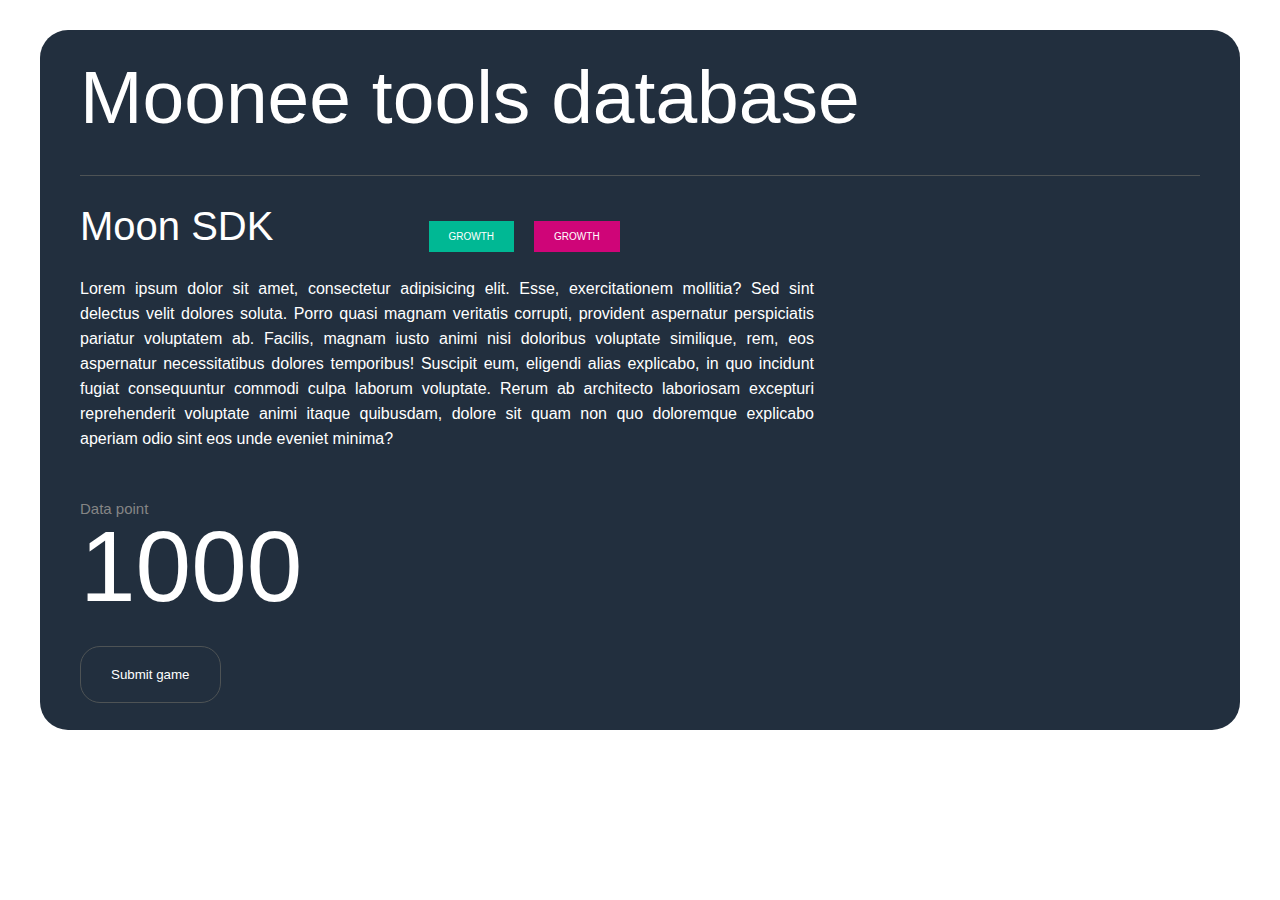
<file: Clase4-Ejercicio/index.html>
<!DOCTYPE html>
<html lang="en">

<head>
    <meta charset="UTF-8">
    <meta http-equiv="X-UA-Compatible" content="IE=edge">
    <meta name="viewport" content="width=device-width, initial-scale=1.0">
    <title>Document</title>
    <link rel="stylesheet" href="./resources/css/reset.css">
    <link rel="stylesheet" href="./resources/css/estilos.css">

</head>
<body>
    <main class="main-container">
        <div class="main-content-header">
            <h1>Moonee tools database</h1>
        </div>
        <div class="subtitle-container">
            <p>Moon SDK <span id="label" class="green-label">growth</span><span class="pink-label">growth</span></p>
        </div>
        <div class="descrip-container">
            <p>Lorem ipsum dolor sit amet, consectetur adipisicing elit. Esse, exercitationem mollitia? Sed sint delectus velit dolores soluta. Porro quasi magnam veritatis corrupti, provident aspernatur perspiciatis pariatur voluptatem ab. Facilis, magnam iusto animi nisi doloribus voluptate similique, rem, eos aspernatur necessitatibus dolores temporibus! Suscipit eum, eligendi alias explicabo, in quo incidunt fugiat consequuntur commodi culpa laborum voluptate. Rerum ab architecto laboriosam excepturi reprehenderit voluptate animi itaque quibusdam, dolore sit quam non quo doloremque explicabo aperiam odio sint eos unde eveniet minima?</p>
        </div>
        <div class="number-container">
            <p class="number-title">Data point</p>
            <p class="number">1000</p>
        </div>
        <div class="action-container">
            <button id="btn" type="button">
                Submit game
            </button>
        </div>
    </main>
    <script src="./resources/js/logic.js"></script>
</body>
</html>
</file>
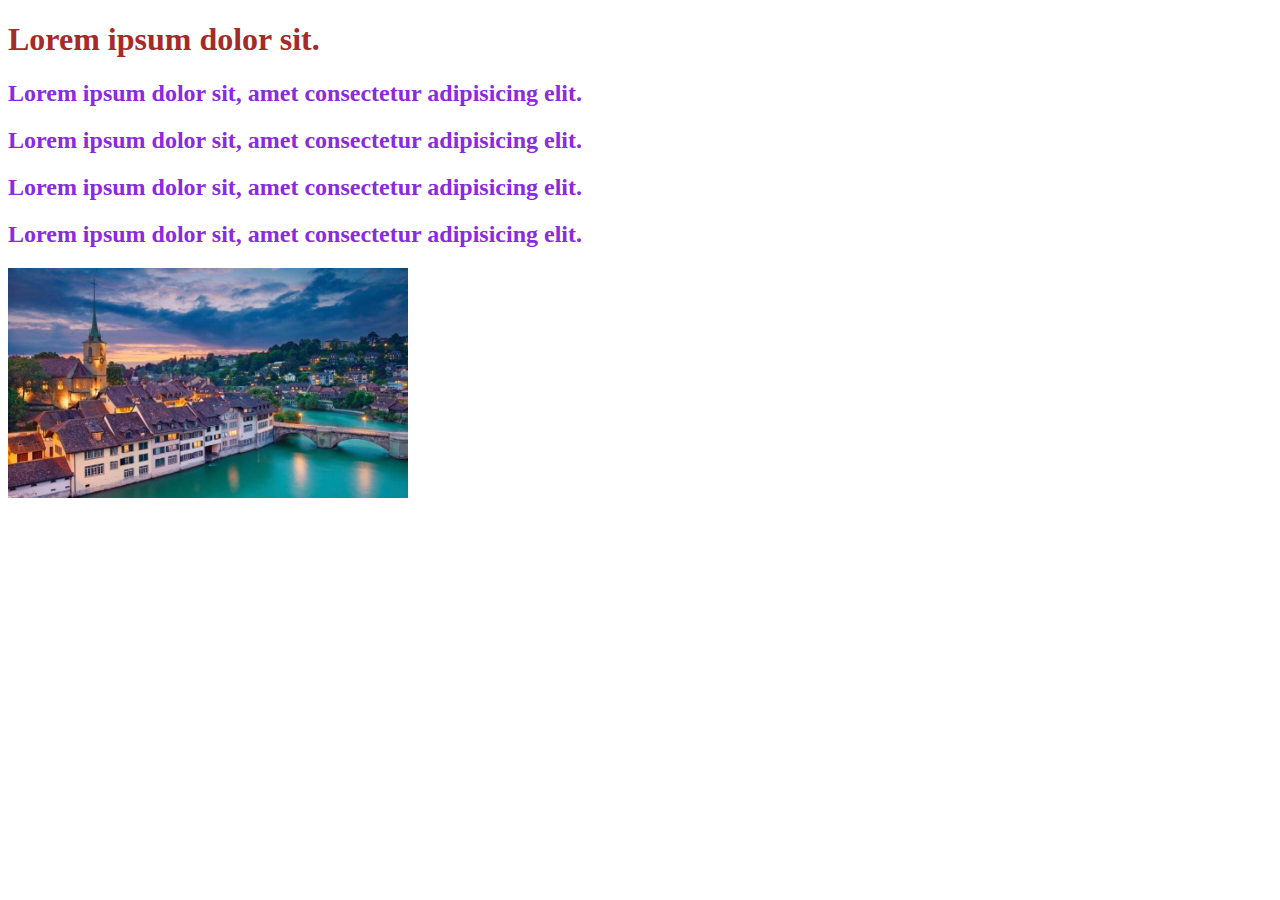
<file: Ejercicio-Clase3-Codigo/index.html>
<!DOCTYPE html>
<html lang="en">

<head>
    <meta charset="UTF-8">
    <meta http-equiv="X-UA-Compatible" content="IE=edge">
    <meta name="viewport" content="width=device-width, initial-scale=1.0">
    <title>Clase3</title>
    <link rel="stylesheet" href="./resources/css/estilos.css">
    <script src="./resources/js/logica.js"></script>
</head>

<body>
    <div>
        <h1 id="titulo">Lorem ipsum dolor sit.</h1>
        <h2>Lorem ipsum dolor sit, amet consectetur adipisicing elit.</h2>
        <h2>Lorem ipsum dolor sit, amet consectetur adipisicing elit.</h2>
        <h2>Lorem ipsum dolor sit, amet consectetur adipisicing elit.</h2>
        <h2>Lorem ipsum dolor sit, amet consectetur adipisicing elit.</h2>
        <div class="contenedor-imagen">
            <img src="./resources/img/suiza.jpeg" alt="Imagen de Suiza">
        </div>
    </div>
</body>

</html>
</file>
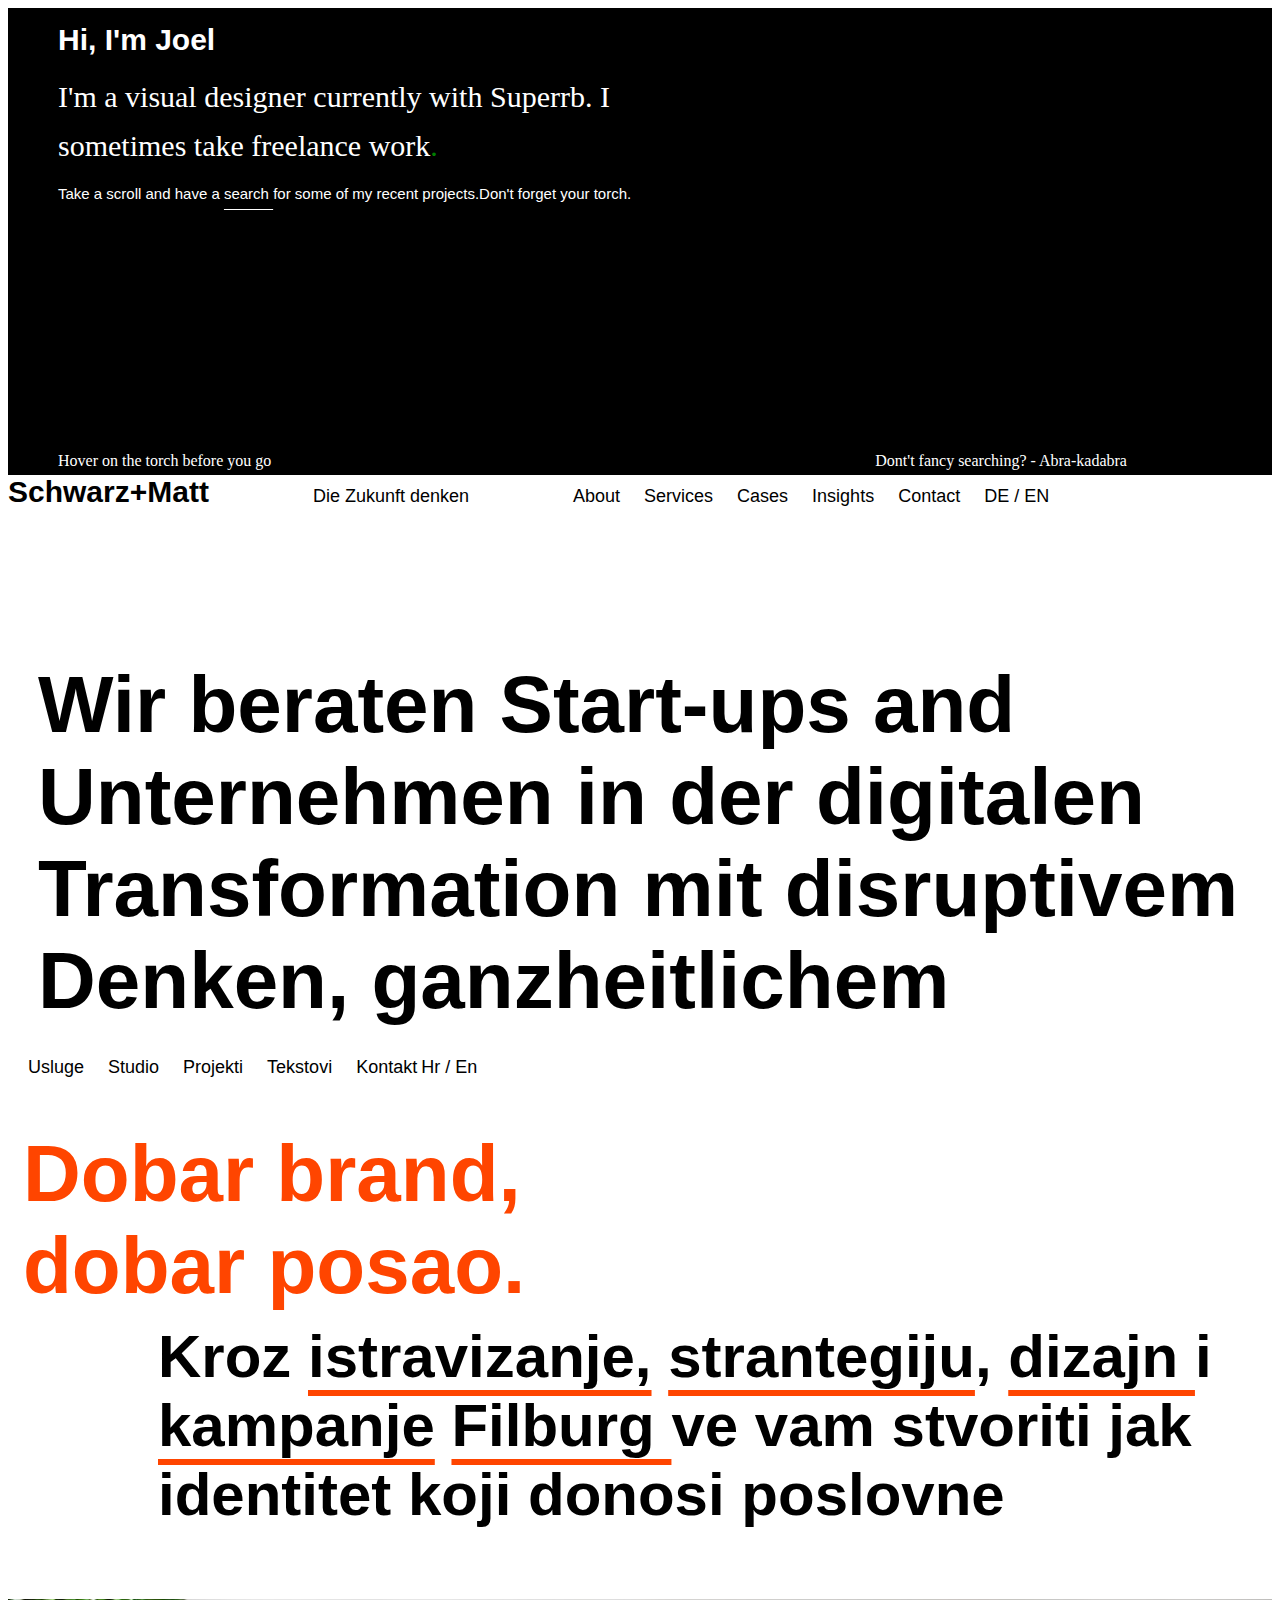
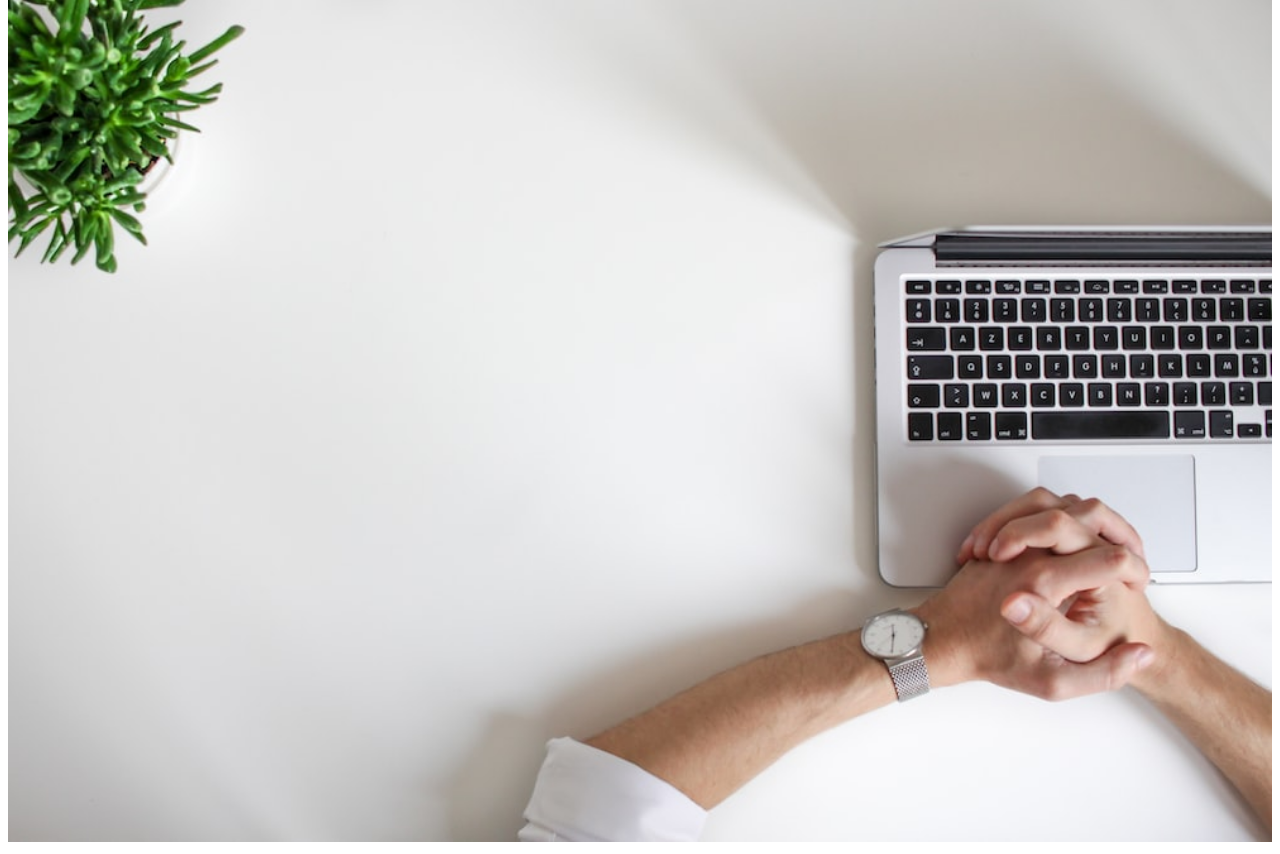
<file: Ejercicio-modelodecajas/index.html>
<!DOCTYPE html>
<html lang="en">

<head>
    <meta charset="UTF-8">
    <meta http-equiv="X-UA-Compatible" content="IE=edge">
    <meta name="viewport" content="width=device-width, initial-scale=1.0">
    <title>Pagina web</title>
    <link rel="stylesheet" href="./resources/css/estilos.css">

</head>

<body>
    <div class="top-section">
        <h1 class="title-1">Hi, I'm Joel</h1>
        <p class="title-2">I'm a visual designer currently with Superrb. I <br>sometimes take freelance work<span
                class="point">.</span></br></p>
        <p class="title-3">Take a scroll and have a <span class="underlined">search </span>for some of my recent
            projects.Don't forget your torch.</p>
        <a class="text-1">Hover on the torch before you go</a>
        <a class="text-2">Dont't fancy searching? - Abra-kadabra</a>
    </div>
    <div class="middle-section">
        <a class="middle-1"><b>Schwarz+Matt</b></a>
        <a class="middle-2">Die Zukunft denken</a>
        <a class="number-1">About</a>
        <a class="number-2">Services</a>
        <a class="number-3">Cases</a>
        <a class="number-4">Insights</a>
        <a class="number-5">Contact</a>
        <a class="number-6">DE / EN</a>
        <p class="paragraph"><b>Wir beraten Start-ups and <br> Unternehmen in der digitalen <br>Transformation mit
                disruptivem<br>Denken, ganzheitlichem</b></p>
        <a class="number-7">Usluge</a>
        <a class="number-8">Studio</a>
        <a class="number-9">Projekti</a>
        <a class="number-10">Tekstovi</a>
        <a class="number-11">Kontakt</a>
        <a class="number-12">Hr / En</a>
    </div>
    <div>
        <p class="text-footer"><b>Dobar brand,<br>dobar posao.</br></b></p>
        <p class="text-footer2"><b>Kroz <span class="underlined-1">istravizanje,</span> <span class="underlined-1">strantegiju</span>, <span class="underlined-1">dizajn </span> i <br> <span class="underlined-1">kampanje</span> <span class="underlined-1">Filburg </span>ve vam stvoriti jak<br>identitet koji donosi poslovne</b></p>
    </div>
    <div>
        <img src="./resources/img/imagen computadora.jpeg" width="100%" alt="imagen de computadora">
    </div>

</body>

</html>
</file>
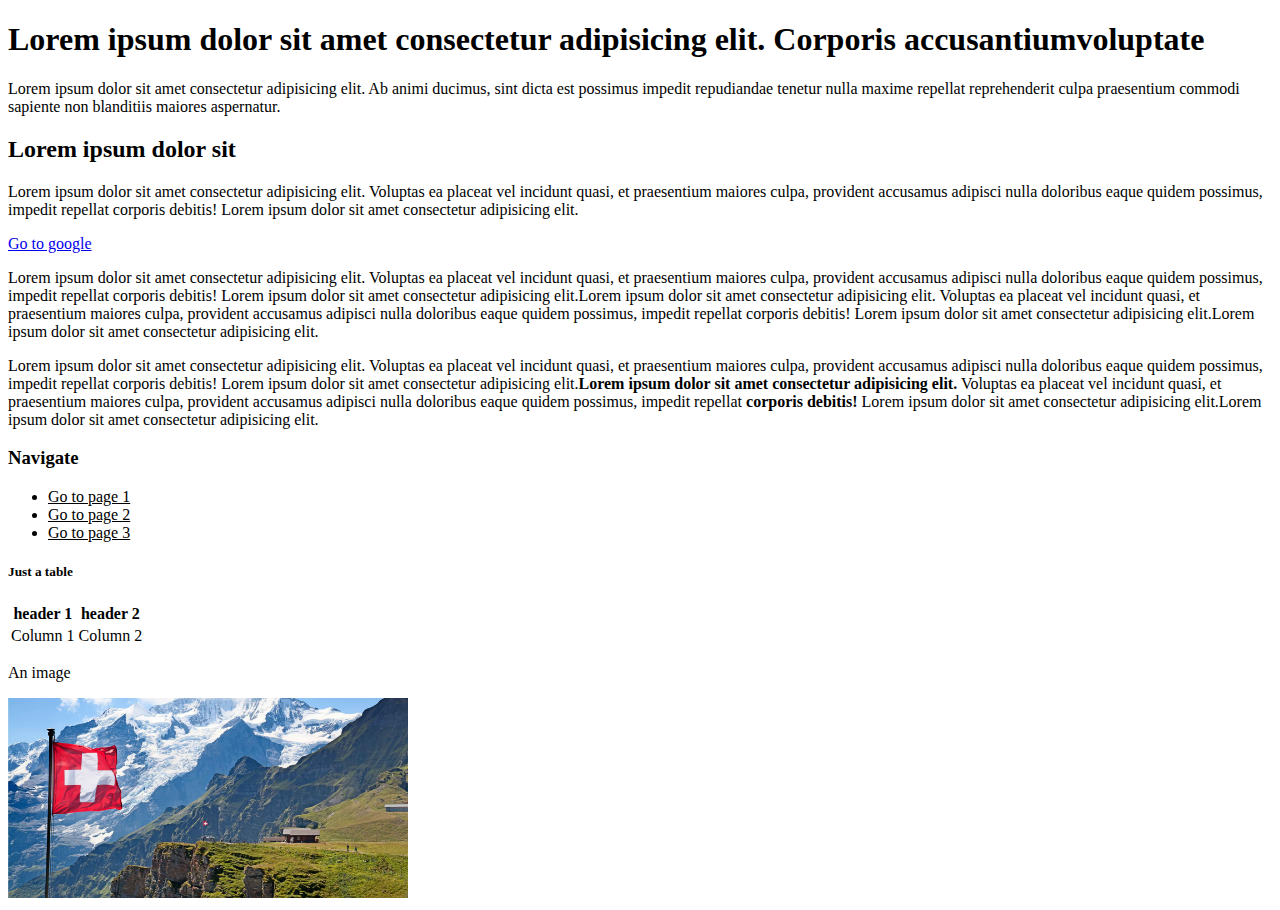
<file: ejerciciodeubicacionhtml/index.html>
<!DOCTYPE html>
<html lang="en">

<head>
    <meta charset="UTF-8">
    <meta http-equiv="X-UA-Compatible" content="IE=edge">
    <meta name="viewport" content="width=device-width, initial-scale=1.0">
    <title>ubicación</title>
    <link rel="stylesheet" href="./css/ejercicioubicacion.css">

</head>

<body>

    <h1>Lorem ipsum dolor sit amet consectetur adipisicing elit. Corporis accusantiumvoluptate </h1>

    <p>Lorem ipsum dolor sit amet consectetur adipisicing elit. Ab animi ducimus, sint dicta est possimus impedit
        repudiandae tenetur nulla maxime repellat reprehenderit culpa praesentium commodi sapiente non blanditiis
        maiores aspernatur.</p>

    <h2>Lorem ipsum dolor sit</h2>

    <p>Lorem ipsum dolor sit amet consectetur adipisicing elit. Voluptas ea placeat vel incidunt quasi, et praesentium
        maiores culpa, provident accusamus adipisci nulla doloribus eaque quidem possimus, impedit repellat corporis
        debitis! Lorem ipsum dolor sit amet consectetur adipisicing elit.</p>

    <a href="https://www.google.com/" target="_blank"> Go to google
    </a>

    <p>Lorem ipsum dolor sit amet consectetur adipisicing elit. Voluptas ea placeat vel incidunt quasi, et praesentium
        maiores culpa, provident accusamus adipisci nulla doloribus eaque quidem possimus, impedit repellat corporis
        debitis! Lorem ipsum dolor sit amet consectetur adipisicing elit.Lorem ipsum dolor sit amet consectetur
        adipisicing elit. Voluptas ea placeat vel incidunt quasi, et praesentium maiores culpa, provident accusamus
        adipisci nulla doloribus eaque quidem possimus, impedit repellat corporis debitis! Lorem ipsum dolor sit amet
        consectetur adipisicing elit.Lorem ipsum dolor sit amet consectetur adipisicing elit.</p>

    <p>Lorem ipsum dolor sit amet consectetur adipisicing elit. Voluptas ea placeat vel incidunt quasi, et praesentium
        maiores culpa, provident accusamus adipisci nulla doloribus eaque quidem possimus, impedit repellat corporis
        debitis! Lorem ipsum dolor sit amet consectetur adipisicing elit.<b>Lorem ipsum dolor sit amet consectetur
            adipisicing elit.</b> Voluptas ea placeat vel incidunt quasi, et praesentium maiores culpa, provident
        accusamus adipisci nulla doloribus eaque quidem possimus, impedit repellat <b>corporis debitis!</b> Lorem ipsum
        dolor sit amet consectetur adipisicing elit.Lorem ipsum dolor sit amet consectetur adipisicing elit.</p>

    <h3>Navigate</h3>

    <ul>
        <li class="goToPage"><a>Go to page 1</a></li>
        <li class="goToPage"><a>Go to page 2</a></li>
        <li class="goToPage"><a>Go to page 3</a></li>
    </ul>

    <h5>Just a table</h5>

    <table>
        <tr>
            <th>header 1</th>
            <th>header 2</th>
        </tr>
        <tr>
            <td>Column 1</td>
            <td>Column 2</td>
        </tr>
    </table>

    <p>An image</p>

    <img src="./img/suiza.jpeg" width="400" height="200" alt="paisaje de suiza">

</body>

</html>
</file>
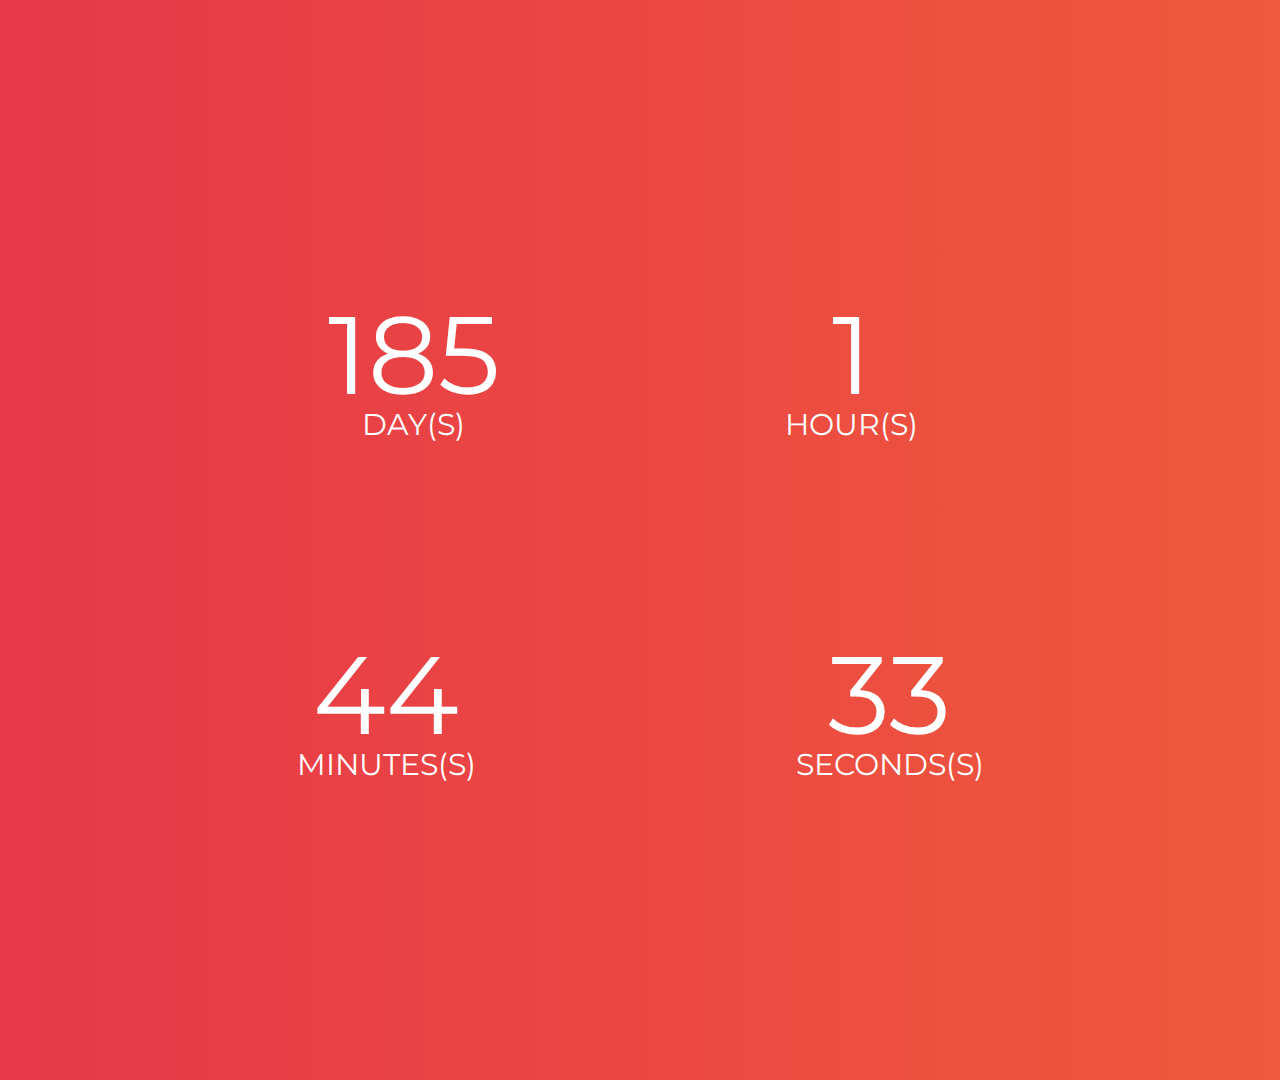
<file: Tarea-Semana-5/index.html>
<!DOCTYPE html>
<html lang="en">
<head>
    <meta charset="UTF-8">
    <meta http-equiv="X-UA-Compatible" content="IE=edge">
    <meta name="viewport" content="width=device-width, initial-scale=1.0">
    <title>Reloj</title>
    <link rel="stylesheet" href="./resources/css/styles.css">
    <link rel="stylesheet" href="./resources/css/reset.css">
    <link rel="preconnect" href="https://fonts.googleapis.com">
<link rel="preconnect" href="https://fonts.gstatic.com" crossorigin>
<link href="https://fonts.googleapis.com/css2?family=Montserrat&display=swap" rel="stylesheet">

</head>
<body>
    <div class="container">
        <div class="item">
            <p class="item-number"><span class="text-big">185</span><br><span class="text-small">DAY(S)</span></p>
            <p class="item-number"><span class="text-big">1</span><br><span class="text-small">HOUR(S)</span></p>
            <p class="item-number"><span class="text-big">44</span><br><span class="text-small">MINUTES(S)</span></p>
            <p class="item-number"><span class="text-big">33</span><br><span class="text-small">SECONDS(S)</span></p>
        </div>
    </div>
</body>
</html>
</file>
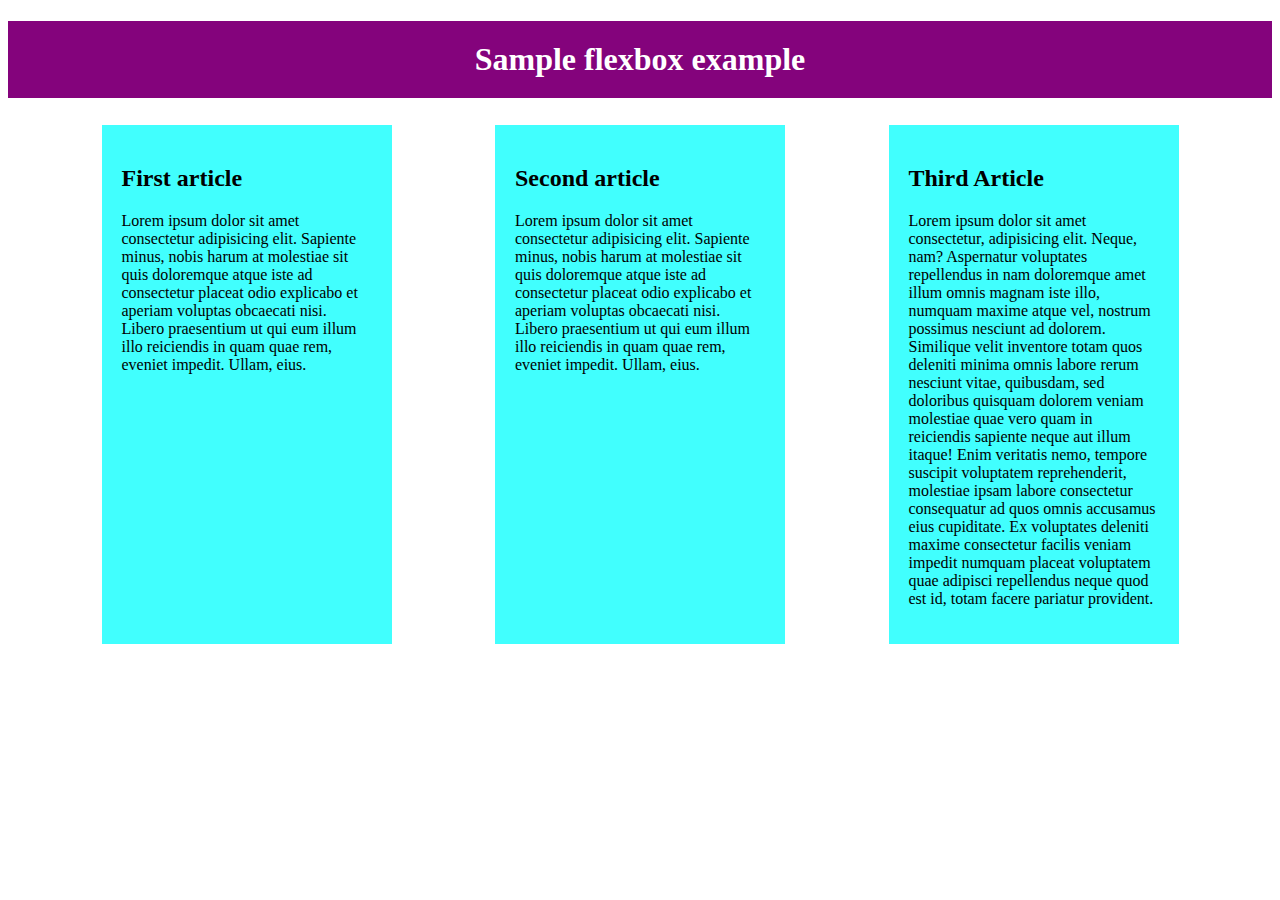
<file: Tarea-semana-6-Sass/index.html>
<!DOCTYPE html>
<html lang="en">

<head>
    <meta charset="UTF-8">
    <meta http-equiv="X-UA-Compatible" content="IE=edge">
    <meta name="viewport" content="width=device-width, initial-scale=1.0">
    <title>Tarea Sass</title>
    <link rel="stylesheet" href="./resources/css/base.css">
</head>

<body>
    <div>
        <div>
            <h1 class="main-box">Sample flexbox example</h1>
        </div>
        <div class="main-container">
            <div class="box">
                <h2>First article</h2>
                <p>Lorem ipsum dolor sit amet consectetur adipisicing elit. Sapiente minus, nobis harum at molestiae sit
                    quis doloremque atque iste ad consectetur placeat odio explicabo et aperiam voluptas obcaecati nisi.
                    Libero praesentium ut qui eum illum illo reiciendis in quam quae rem, eveniet impedit. Ullam, eius.
                </p>
            </div>
            <div class="box">
                <h2>Second article</h2>
                <p>Lorem ipsum dolor sit amet consectetur adipisicing elit. Sapiente minus, nobis harum at molestiae sit
                    quis doloremque atque iste ad consectetur placeat odio explicabo et aperiam voluptas obcaecati nisi.
                    Libero praesentium ut qui eum illum illo reiciendis in quam quae rem, eveniet impedit. Ullam, eius.
                </p>
            </div>

            <div class="box">
                <h2>Third Article</h2>
                <p>Lorem ipsum dolor sit amet consectetur, adipisicing elit. Neque, nam? Aspernatur voluptates
                    repellendus in nam
                    doloremque amet illum omnis magnam iste illo, numquam maxime atque vel, nostrum possimus nesciunt ad
                    dolorem.
                    Similique velit inventore totam quos deleniti minima omnis labore rerum nesciunt vitae, quibusdam,
                    sed doloribus
                    quisquam dolorem veniam molestiae quae vero quam in reiciendis sapiente neque aut illum itaque! Enim
                    veritatis
                    nemo, tempore suscipit voluptatem reprehenderit, molestiae ipsam labore consectetur consequatur ad
                    quos omnis
                    accusamus eius cupiditate. Ex voluptates deleniti maxime consectetur facilis veniam impedit numquam
                    placeat
                    voluptatem quae adipisci repellendus neque quod est id, totam facere pariatur provident.</p>
            </div>
        </div>
</body>

</html>
</file>
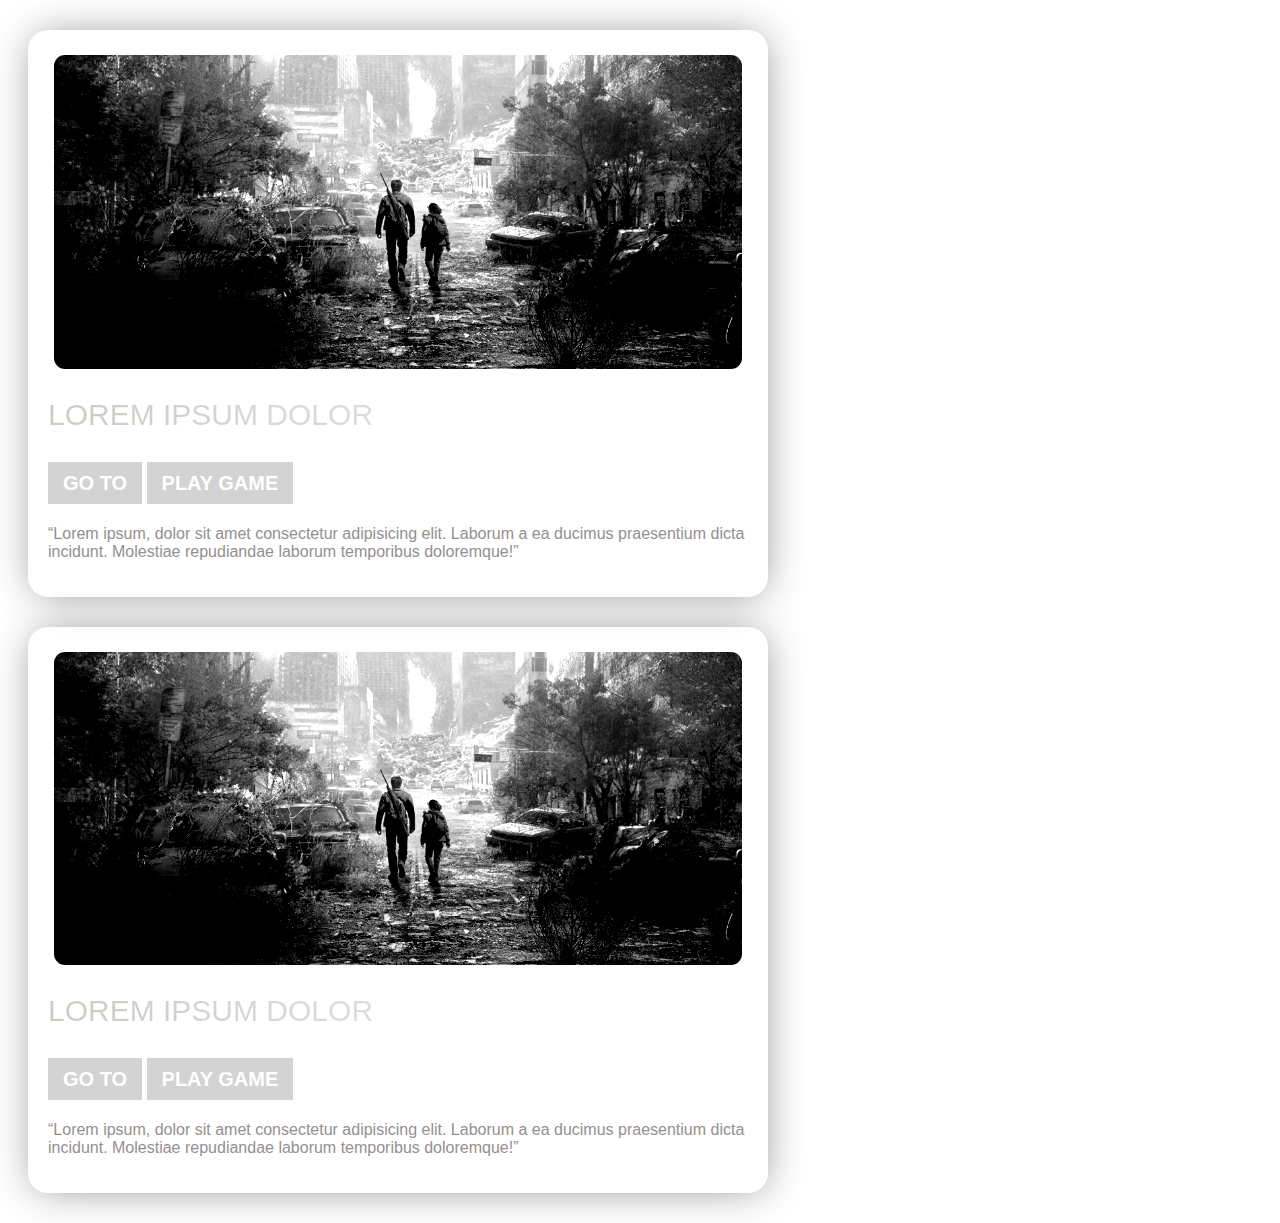
<file: Tarea-Semana4/index.html>
<!DOCTYPE html>
<html lang="en">

<head>
    <meta charset="UTF-8">
    <meta http-equiv="X-UA-Compatible" content="IE=edge">
    <meta name="viewport" content="width=device-width, initial-scale=1.0">
    <title>Box-Model Repaso</title>
    <link rel="stylesheet" href="./resources/css/styles.css">
</head>

<body>
    <div class="card">
        <div class="img-container">
            <img class="image-top" src="./resources/img/imagenvideojuego.webp" width="100%" alt="imagen video juego">
        </div>
        <div class="title-container">
            <p class="title">Lorem ipsum dolor</p>
        </div>
        <div class="btn-container">
            <a href="" class="btn-link">Go to</a>
            <a href="" class="btn-link">Play game</a>
        </div>
        <div>
            <p class="description">“Lorem ipsum, dolor sit amet consectetur adipisicing elit. Laborum a ea ducimus
                praesentium dicta incidunt. Molestiae repudiandae laborum temporibus doloremque!” </p>
        </div>
    </div>
    <div class="card">
        <div class="img-container">
            <img class="image-top" src="./resources/img/imagenvideojuego.webp" width="100%" alt="imagen video juego">
        </div>
        <div class="title-container">
            <p class="title">Lorem ipsum dolor</p>
        </div>
        <div class="btn-container">
            <a href="" class="btn-link">Go to</a>
            <a href="" class="btn-link">Play game</a>
        </div>
        <div>
            <p class="description">“Lorem ipsum, dolor sit amet consectetur adipisicing elit. Laborum a ea ducimus
                praesentium dicta incidunt. Molestiae repudiandae laborum temporibus doloremque!” </p>
        </div>
    </div>
</body>

</html>
</file>
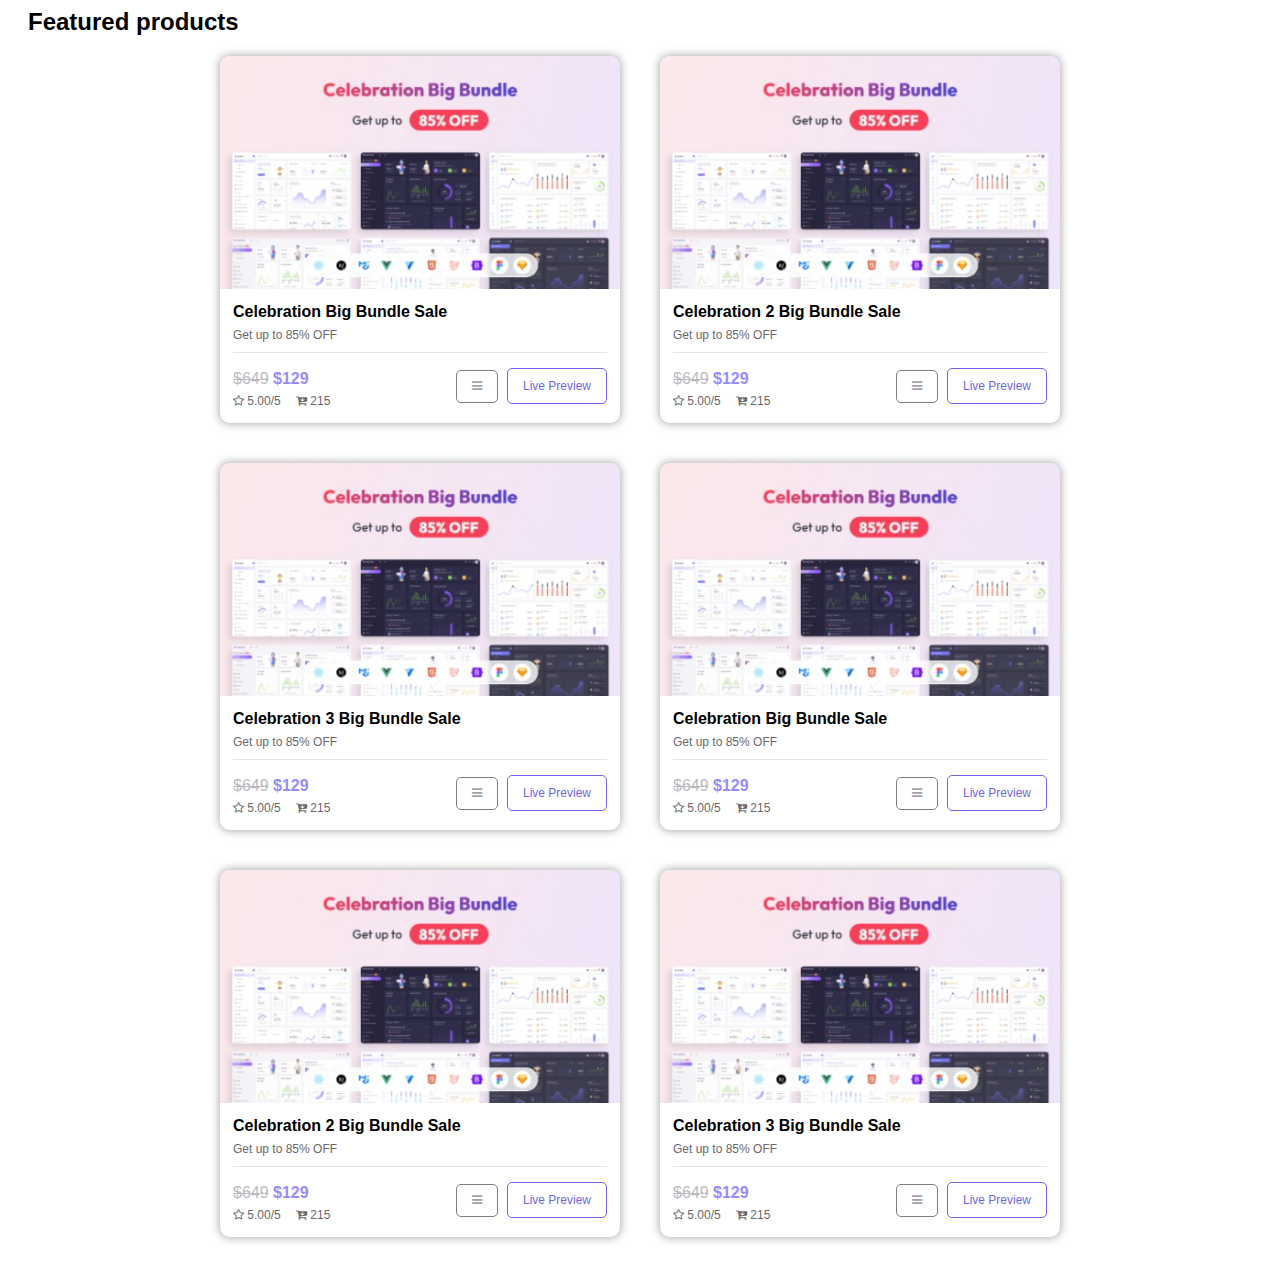
<file: Tarea2-Semana-5/index.html>
<!DOCTYPE html>
<html lang="en">

<head>
    <meta charset="UTF-8">
    <meta http-equiv="X-UA-Compatible" content="IE=edge">
    <meta name="viewport" content="width=device-width, initial-scale=1.0">
    <title>Cards</title>
    <link rel="stylesheet" href="./resources/css/styles.css">
    <link rel="stylesheet" href="https://cdnjs.cloudflare.com/ajax/libs/font-awesome/4.7.0/css/font-awesome.min.css">
</head>

<body>
    <h2 class="main-title">Featured products</h2>
    <div class="main-container">
        <div class="card">
            <div class="img-container">
                <img class="image-top" src="./resources/img/image-1.png" width="100%" alt="imagen-1">
            </div>
            <div class="main-card-container">
                <div>
                    <h4 class="title-top">Celebration Big Bundle Sale</h4>
                    <p class="title">Get up to 85% OFF</p>
                </div>
                <div class="btn-container">
                    <div>
                        <p class="prices"><span class="price"><del>$649</del></span> <b><span
                                    class="price-1">$129</span></b>
                        </p>
                        <p class="number"> <i class="fa fa-star-o" aria-hidden="true"></i>
                            5.00/5 <i class="fa fa-cart-arrow-down cart-icon" aria-hidden="true"></i> 215</p>
                    </div>
                    <div>
                        <a href="" class="btn"><i class="fa fa-bars" aria-hidden="true"></i></a>
                        <a href="" class="btn-link">Live Preview</a>
                    </div>
                </div>
            </div>
        </div>
        <div class="card">
            <div class="img-container">
                <img class="image-top" src="./resources/img/image-1.png" width="100%" alt="imagen-1">
            </div>
            <div class="main-card-container">
                <div>
                    <h4 class="title-top">Celebration 2 Big Bundle Sale</h4>
                    <p class="title">Get up to 85% OFF</p>
                </div>
                <div class="btn-container">
                    <div>
                        <p class="prices"><span class="price"><del>$649</del></span> <b><span
                                    class="price-1">$129</span></b>
                        </p>
                        <p class="number"> <i class="fa fa-star-o" aria-hidden="true"></i>
                            5.00/5 <i class="fa fa-cart-arrow-down cart-icon" aria-hidden="true"></i> 215</p>
                    </div>
                    <div>
                        <a href="" class="btn"><i class="fa fa-bars" aria-hidden="true"></i></a>
                        <a href="" class="btn-link">Live Preview</a>
                    </div>
                </div>
            </div>
        </div>
        <div class="card">
            <div class="img-container">
                <img class="image-top" src="./resources/img/image-1.png" width="100%" alt="imagen-1">
            </div>
            <div class="main-card-container">
                <div>
                    <h4 class="title-top">Celebration 3 Big Bundle Sale</h4>
                    <p class="title">Get up to 85% OFF</p>
                </div>
                <div class="btn-container">
                    <div>
                        <p class="prices"><span class="price"><del>$649</del></span> <b><span
                                    class="price-1">$129</span></b>
                        </p>
                        <p class="number"> <i class="fa fa-star-o" aria-hidden="true"></i>
                            5.00/5 <i class="fa fa-cart-arrow-down cart-icon" aria-hidden="true"></i> 215</p>
                    </div>
                    <div>
                        <a href="" class="btn"><i class="fa fa-bars" aria-hidden="true"></i></a>
                        <a href="" class="btn-link">Live Preview</a>
                    </div>
                </div>
            </div>
        </div>
        <div class="card">
            <div class="img-container">
                <img class="image-top" src="./resources/img/image-1.png" width="100%" alt="imagen-1">
            </div>
            <div class="main-card-container">
                <div>
                    <h4 class="title-top">Celebration Big Bundle Sale</h4>
                    <p class="title">Get up to 85% OFF</p>
                </div>
                <div class="btn-container">
                    <div>
                        <p class="prices"><span class="price"><del>$649</del></span> <b><span
                                    class="price-1">$129</span></b>
                        </p>
                        <p class="number"> <i class="fa fa-star-o" aria-hidden="true"></i>
                            5.00/5 <i class="fa fa-cart-arrow-down cart-icon" aria-hidden="true"></i> 215</p>
                    </div>
                    <div>
                        <a href="" class="btn"><i class="fa fa-bars" aria-hidden="true"></i></a>
                        <a href="" class="btn-link">Live Preview</a>
                    </div>
                </div>
            </div>
        </div>
        <div class="card">
            <div class="img-container">
                <img class="image-top" src="./resources/img/image-1.png" width="100%" alt="imagen-1">
            </div>
            <div class="main-card-container">
                <div>
                    <h4 class="title-top">Celebration 2 Big Bundle Sale</h4>
                    <p class="title">Get up to 85% OFF</p>
                </div>
                <div class="btn-container">
                    <div>
                        <p class="prices"><span class="price"><del>$649</del></span> <b><span
                                    class="price-1">$129</span></b>
                        </p>
                        <p class="number"> <i class="fa fa-star-o" aria-hidden="true"></i>
                            5.00/5 <i class="fa fa-cart-arrow-down cart-icon" aria-hidden="true"></i> 215</p>
                    </div>
                    <div>
                        <a href="" class="btn"><i class="fa fa-bars" aria-hidden="true"></i></a>
                        <a href="" class="btn-link">Live Preview</a>
                    </div>
                </div>
            </div>
        </div>
        <div class="card">
            <div class="img-container">
                <img class="image-top" src="./resources/img/image-1.png" width="100%" alt="imagen-1">
            </div>
            <div class="main-card-container">
                <div>
                    <h4 class="title-top">Celebration 3 Big Bundle Sale</h4>
                    <p class="title">Get up to 85% OFF</p>
                </div>
                <div class="btn-container">
                    <div>
                        <p class="prices"><span class="price"><del>$649</del></span> <b><span
                                    class="price-1">$129</span></b>
                        </p>
                        <p class="number"> <i class="fa fa-star-o" aria-hidden="true"></i>
                            5.00/5 <i class="fa fa-cart-arrow-down cart-icon" aria-hidden="true"></i> 215</p>
                    </div>
                    <div>
                        <a href="" class="btn"><i class="fa fa-bars" aria-hidden="true"></i></a>
                        <a href="" class="btn-link">Live Preview</a>
                    </div>
                </div>
            </div>
        </div>
    </div>
</body>

</html>
</file>
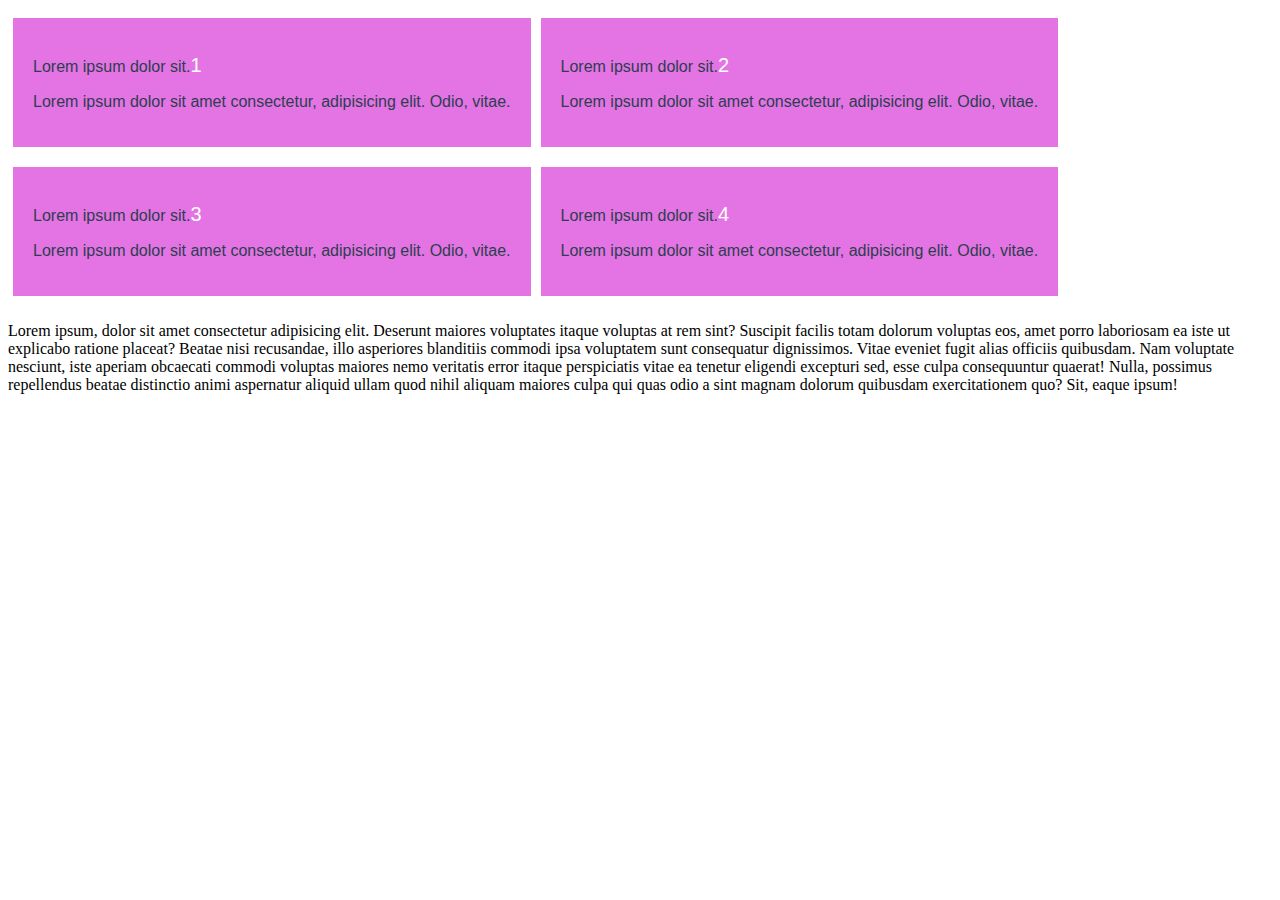
<file: Ejercicio-Semana-5/flex.html>
<!DOCTYPE html>
<html lang="en">
<head>
    <meta charset="UTF-8">
    <meta http-equiv="X-UA-Compatible" content="IE=edge">
    <meta name="viewport" content="width=device-width, initial-scale=1.0">
    <title>Flex</title>
    <link rel="stylesheet" href="./resources/css/flex.css">
</head>
<body>
    <div class="container">
        <div class="item">
            <p>Lorem ipsum dolor sit.<span>1</span> </p>
            <p>Lorem ipsum dolor sit amet consectetur, adipisicing elit. Odio, vitae.</p>
        </div>
        <div class="item">
            <p>Lorem ipsum dolor sit.<span>2</span> </p>
            <p>Lorem ipsum dolor sit amet consectetur, adipisicing elit. Odio, vitae.</p>
        </div>
        <div class="item">
            <p>Lorem ipsum dolor sit.<span>3</span> </p>
            <p>Lorem ipsum dolor sit amet consectetur, adipisicing elit. Odio, vitae.</p>
        </div>
        <div class="item">
            <p>Lorem ipsum dolor sit.<span>4</span>  </p>
            <p>Lorem ipsum dolor sit amet consectetur, adipisicing elit. Odio, vitae.</p>
        </div>
    </div>
    <div class="bottom-container">
        <p>Lorem ipsum, dolor sit amet consectetur adipisicing elit. Deserunt maiores voluptates itaque voluptas at rem sint? Suscipit facilis totam dolorum voluptas eos, amet porro laboriosam ea iste ut explicabo ratione placeat? Beatae nisi recusandae, illo asperiores blanditiis commodi ipsa voluptatem sunt consequatur dignissimos. Vitae eveniet fugit alias officiis quibusdam. Nam voluptate nesciunt, iste aperiam obcaecati commodi voluptas maiores nemo veritatis error itaque perspiciatis vitae ea tenetur eligendi excepturi sed, esse culpa consequuntur quaerat! Nulla, possimus repellendus beatae distinctio animi aspernatur aliquid ullam quod nihil aliquam maiores culpa qui quas odio a sint magnam dolorum quibusdam exercitationem quo? Sit, eaque ipsum!</p>
    </div>
    
</body>
</html>
</file>
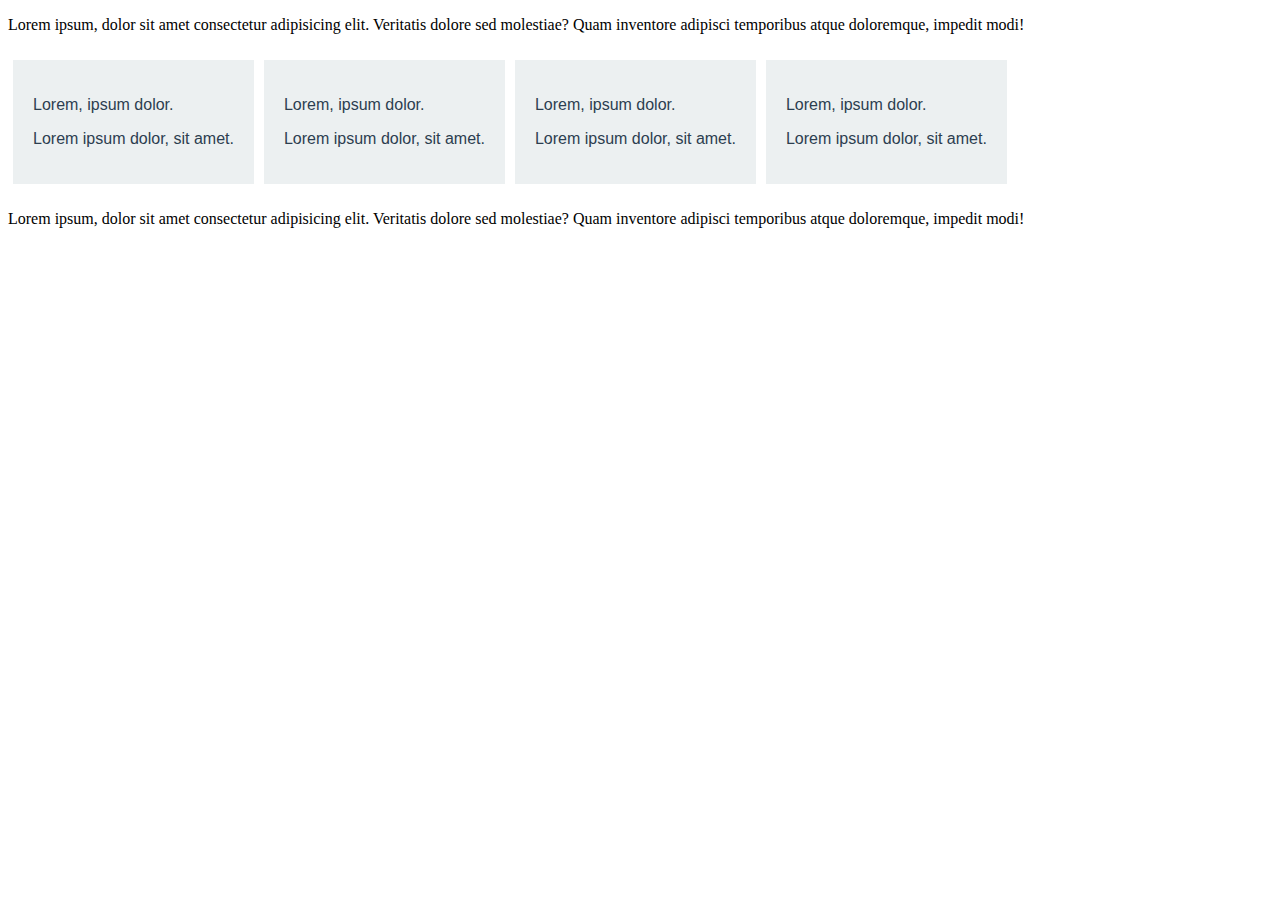
<file: Ejercicio-Semana-5/float.html>
<!DOCTYPE html>
<html lang="en">

<head>
    <meta charset="UTF-8">
    <meta http-equiv="X-UA-Compatible" content="IE=edge">
    <meta name="viewport" content="width=device-width, initial-scale=1.0">
    <title>Float</title>
    <link rel="stylesheet" href="./resources/css/float.css">
</head>

<body>
    <div class="bottom-container">
        <p>Lorem ipsum, dolor sit amet consectetur adipisicing elit. Veritatis dolore sed molestiae? Quam inventore adipisci temporibus atque doloremque, impedit modi!</p>
    </div>
    <div class="container">
        <div class="item">
            <p>Lorem, ipsum dolor.</p>
            <p>Lorem ipsum dolor, sit amet.</p>
        </div>
        <div class="item">
            <p>Lorem, ipsum dolor.</p>
            <p>Lorem ipsum dolor, sit amet.</p>
        </div>
        <div class="item">
            <p>Lorem, ipsum dolor.</p>
            <p>Lorem ipsum dolor, sit amet.</p>
        </div>
        <div class="item">
            <p>Lorem, ipsum dolor.</p>
            <p>Lorem ipsum dolor, sit amet.</p>
        </div>
        <div class="clear"></div>
    </div>
    <div class="bottom-container">
        <p>Lorem ipsum, dolor sit amet consectetur adipisicing elit. Veritatis dolore sed molestiae? Quam inventore adipisci temporibus atque doloremque, impedit modi!</p>
    </div>
</body>

</html>
</file>
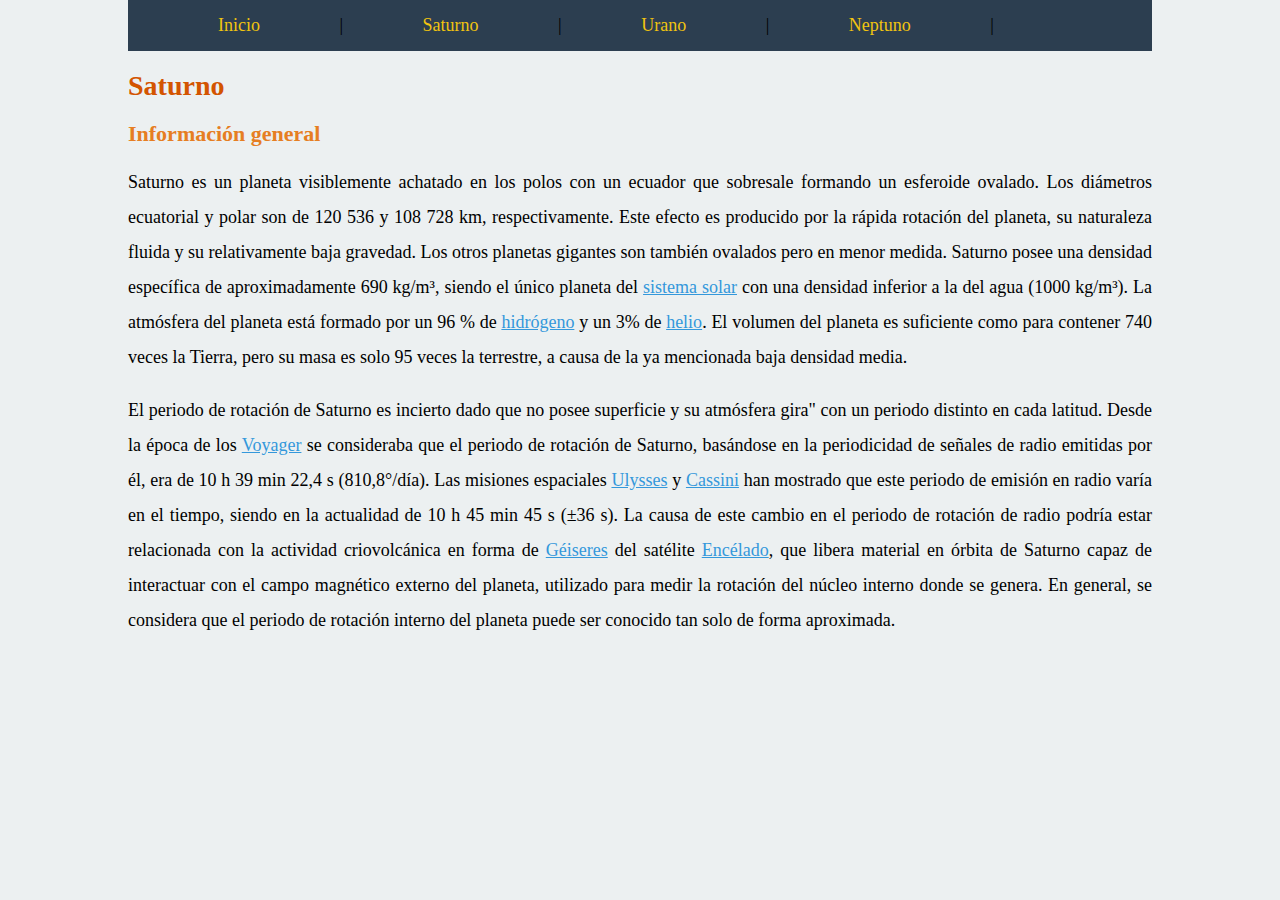
<file: ejercicio1/saturno.html>
<!DOCTYPE html>
<html lang="en">
<head>
    <meta charset="UTF-8">
    <meta http-equiv="X-UA-Compatible" content="IE=edge">
    <meta name="viewport" content="width=device-width, initial-scale=1.0">
    <title>Saturno</title>
    <link rel="stylesheet" href="./css/saturno.css">
</head>
<body>

    <nav>
        <a href="">Inicio</a> |
        <a href="">Saturno</a> |
        <a href="">Urano</a> |
        <a href="">Neptuno</a> |
    </nav>

    <h1>Saturno</h1>
    <h2>Información general</h2>

    <p>Saturno es un planeta visiblemente achatado en los polos con un ecuador que sobresale formando un esferoide ovalado. Los diámetros ecuatorial y polar son de 120 536 y 108 728 km, respectivamente. Este efecto es producido por la rápida rotación del planeta, su naturaleza fluida y su relativamente baja gravedad. Los otros planetas gigantes son también ovalados pero en menor medida. Saturno posee una densidad específica de aproximadamente 690 kg/m³, siendo el único planeta del <span class="text">sistema solar</span> con una densidad inferior a la del agua (1000 kg/m³). La atmósfera del planeta está formado por un 96 % de <span class="text">hidrógeno</span> y un 3% de <spam class="text">helio</spam>. El volumen del planeta es suficiente como para contener 740 veces la Tierra, pero su masa es solo 95 veces la terrestre, a causa de la ya mencionada baja densidad media. </p>

    <p>El periodo de rotación de Saturno es incierto dado que no posee superficie y su atmósfera gira" con un periodo distinto en cada latitud. Desde la época de los <span class="text">Voyager</span> se consideraba que el periodo de rotación de Saturno, basándose en la periodicidad de señales de radio emitidas por él, era de 10 h 39 min 22,4 s (810,8°/día). Las misiones espaciales <span class="text">Ulysses</span> y <span class="text">Cassini</span> han mostrado que este periodo de emisión en radio varía en el tiempo, siendo en la actualidad de 10 h 45 min 45 s (±36 s). La causa de este cambio en el periodo de rotación de radio podría estar relacionada con la actividad criovolcánica en forma de <span class="text">Géiseres</span> del satélite <span class="text">Encélado</span>, que libera material en órbita de Saturno capaz de interactuar con el campo magnético externo del planeta, utilizado para medir la rotación del núcleo interno donde se genera. En general, se considera que el periodo de rotación interno del planeta puede ser conocido tan solo de forma aproximada.</p>

</body>
</html>
</file>
<file: Clase4-Ejercicio/resources/css/estilos.css>
.main-container{
    background-color: rgb(34, 47, 62);
    height: 700px;
    font-family: Arial, Helvetica, sans-serif;
    padding: 0px 40px;
    border-radius: 28px;
    margin: 30px 40px;
} 

.main-container h1{
    color: rgb(255, 255, 255);
    font-size: 75px;
    padding: 30px 0px 40px 0px;
} 
.main-container .main-content-header {
    border-bottom: 1px solid rgb(78, 83, 85);
}

.subtitle-container {
    padding: 30px 0px;
}

.subtitle-container p {
    color: rgb(255, 255, 255);
    font-size: 40px;
}

.subtitle-container p span {
    padding: 10px 20px;
    text-transform: uppercase;
    font-size: 10px;
}

.subtitle-container p .green-label {
    background-color: rgb(0, 184, 148);
    margin-left: 144px;
}

.subtitle-container p .pink-label {
    background-color: rgb(207, 5, 120);
    margin-left: 20px;
}

.descrip-container {
    width: 734px;
    color: rgb(255, 255, 255);
    text-align: justify;
    line-height: 25px;
    margin-bottom: 50px;
}

.number-container{
    margin-bottom: 30px;
}

.number-container .number-title {
    color: rgb(133, 133, 133);
    font-size: 15px;
}

.number-container .number {
    color: rgb(255, 255, 255);
    font-size: 100px;
}

.action-container button{
    background-color: transparent;
    border: 1px solid rgb(78, 83, 85);
    border-radius: 20px;
    padding: 20px 30px;
    color: rgb(255, 255, 255);
    cursor: pointer;
}

.action-container button:hover {
    border: 1px solid rgb(101, 108, 111);
}

.bg-changed {
    background-color: rgb(156, 136, 255) !important;
}
</file>
<file: Ejercicio-Clase3-Codigo/resources/css/estilos.css>
#titulo {
    color: brown;
}

h2 {
    color: blueviolet;
}

/* Selector aninado */
.contenedor-imagen img {
    width: 400px;
    height: 230px;
}
</file>
<file: Ejercicio-modelodecajas/resources/css/estilos.css>
.top-section {
    background-color: black;
    padding: 5px 50px 5px 50px;
    color: #ffff
}

.title-1 {
    font-size: 30px;
    font-family: Arial, Helvetica, sans-serif;
    margin: 10px 0px 15px 0px;
}

.title-2 {
    font-size: 30px;
    line-height: 49px;
    margin: 0px 0px 15px 0px;

}

.title-3 {
    font-size: 15px;
    font-family: Arial, Helvetica, sans-serif;
    margin: 0px 0px 250px 0px;

}

.point {
    color: green;
}

.underlined {
    text-decoration: underline;
    text-underline-offset: 10px;

}

.text-1 {
    margin: 0px 0px 100px 0px;
}

.text-2 {
    margin: 0px 0px 0px 600px;
}

.middle section {
    background-color: #ffff;
    color: black 0px 0px 100px 0px;
    margin: 250px 0px 00px 0px;
}

.middle-1 {
    margin: 300px 0px 30px 0px;
    font-family: Arial, Helvetica, sans-serif;
    font-size: 30px;
}

.middle-2 {
    margin: 10px 0px 0px 100px;
    font-family: Arial, Helvetica, sans-serif;
    font-size: 18px;
}

.number-1 {
    font-family: Arial, Helvetica, sans-serif;
    font-size: 18px;
    margin: 10px 0px 0px 100px;
}

.number-2 {
    font-family: Arial, Helvetica, sans-serif;
    font-size: 18px;
    margin: 10px 0px 0px 20px;
}

.number-3 {
    font-family: Arial, Helvetica, sans-serif;
    font-size: 18px;
    margin: 10px 0px 0px 20px;
}

.number-4 {
    font-family: Arial, Helvetica, sans-serif;
    font-size: 18px;
    margin: 10px 0px 0px 20px;
}

.number-5 {
    font-family: Arial, Helvetica, sans-serif;
    font-size: 18px;
    margin: 10px 0px 0px 20px;
}

.number-6 {
    font-family: Arial, Helvetica, sans-serif;
    font-size: 18px;
    margin: 10px 0px 0px 20px;
}

.paragraph {
    font-family: Arial, Helvetica, sans-serif;
    font-size: 80px;
    margin: 150px 10px 30px 30px;
}

.number-7 {
    font-family: Arial, Helvetica, sans-serif;
    font-size: 18px;
    margin: 10px 0px 0px 20px;
}

.number-8 {
    font-family: Arial, Helvetica, sans-serif;
    font-size: 18px;
    margin: 10px 0px 0px 20px;
}

.number-9 {
    font-family: Arial, Helvetica, sans-serif;
    font-size: 18px;
    margin: 10px 0px 0px 20px;
}

.number-10 {
    font-family: Arial, Helvetica, sans-serif;
    font-size: 18px;
    margin: 10px 0px 0px 20px;
}

.number-11 {
    font-family: Arial, Helvetica, sans-serif;
    font-size: 18px;
    margin: 10px 0px 0px 20px;
}

.number-12 {
    font-family: Arial, Helvetica, sans-serif;
    font-size: 18px;
    margin: 10px 0px 0px 0px;

}

.text-footer {
    font-family: Arial, Helvetica, sans-serif;
    font-size: 80px;
    color: orangered;
    margin: 50px 0px 0px 15px;

}

.text-footer2 {
    font-family: Arial, Helvetica, sans-serif;
    font-size: 60px;
    margin: 10px 0px 70px 150px;

}

.underlined-1 {
    text-decoration: underline orangered;
    text-underline-offset: 13px;

}
</file>
<file: ejerciciodeubicacionhtml/css/ejercicioubicacion.css>
.goToPage {
    text-decoration: underline;
    cursor: pointer;
}
</file>
<file: Tarea-Semana-5/resources/css/styles.css>
.container {
    background-image:linear-gradient(90deg, #e63849, #eb4842, #ee5a3b);
    height: 100%;
}

.item {
    color: rgb(255, 255, 255);
    padding: 200px 0px;
    display: flex;
    flex-direction: row;
    flex-wrap: wrap;
    font-family: 'Montserrat', sans-serif;
    justify-content: center
}

.item-number {
    margin: 100px 100px;
    text-align: center;

}

.text-big {
    font-size: 110px;
    
}

.text-small {
    font-size: 30px;
    margin: 30px 60px;
}
</file>
<file: Tarea-semana-6-Sass/resources/css/base.css>
.main-box {
  background-color: #84037c;
  padding: 20px 20px;
  text-align: center;
}

h1 {
  color: #fff;
}

.box {
  background-color: #41fffe;
  width: 250px;
  padding: 20px 20px;
  margin: 5px 10px;
}

p {
  color: #000;
  background-color: #41fffe;
}

.main-container {
  display: flex;
  flex-wrap: wrap;
  justify-content: space-evenly;
}/*# sourceMappingURL=base.css.map */
</file>
<file: Tarea-Semana4/resources/css/styles.css>
.card {
    box-shadow: 1px 1px 40px -6px rgba(0, 0, 0, 0.46);
    -webkit-box-shadow: 1px 1px 40px -6px rgba(0, 0, 0, 0.46);
    -moz-box-shadow: 1px 1px 40px -6px rgba(0, 0, 0, 0.46);
    border-radius: 20px;
    margin: 30px 20px;
    width: 700px;
    padding: 20px;
    font-family: Arial, Helvetica, sans-serif;
}

.card .img-container {
    padding: 5px 6px 5px 6px;
}

.card .img-container .image-top {
    border-radius: 11px;
    filter: brightness(70%) contrast(150%) saturate(0%) brightness(150%);
}

.card .title-container {
    padding: 20px 0px;
    margin-bottom: 20px;
}

.card .title-container .title {
    padding: 0px;
    margin: 0px;
    text-transform: uppercase;
    font-size: 30px;
    color: #ffff;
    background: rgb(207, 202, 195);
    background: linear-gradient(to right, rgb(207, 202, 195) 0%, rgb(230, 243, 255) 100%);
    -webkit-background-clip: text;
    -webkit-text-fill-color: transparent;
}

.card .btn-container {
    padding: 0px;
    margin-bottom: 30px;
}

.card .btn-container .btn-link {
    padding: 10px 15px 10px 15px;
    background: rgb(211, 211, 211);
    text-decoration: none;
    text-transform: uppercase;
    font-size: 20px;
    font-weight: bold;
    color: #ffff;
    transition: all 1s ease;
}

.card .btn-link:hover {
    background: #b4b4b4;
}

.card .description {
    font-size: 16px;
    color: rgb(147, 144, 144);
}
</file>
<file: Tarea2-Semana-5/resources/css/styles.css>
.main-title {
    font-family: Arial, Helvetica, sans-serif;
    margin: 0px 20px;
}

.main-container {
    display: flex;
    justify-content: center;
    flex-wrap: wrap;
}

.card {
    box-shadow: 0px 0px 8px 1px rgba(150,147,147,0.75);
    -webkit-box-shadow: 0px 0px 8px 1px rgba(150,147,147,0.75);
    -moz-box-shadow: 0px 0px 8px 1px rgba(150,147,147,0.75);
    border-radius: 10px;
    margin: 20px 20px;
    width: 400px;
    font-family: Arial, Helvetica, sans-serif;
}

.main-card-container {
    padding: 5px 13px;
}

.image-top {
    border-top-right-radius: 10px;
    border-top-left-radius: 10px;

}
.img-container {
    padding:  0px 0px 5px 0px;
}

.title-top {
    margin: 0px 0px 0px 0px;
}

.title {
    margin: 7px 0px 0px 0px;
    padding-bottom: 10px;
    font-size: 12px;
    border-bottom: 1px solid rgb(227, 227, 227);
    color: #69696f;
}

.prices {
    margin: 7px 0px 6px 0px;
}

.price {
    color: #bbbac3;
}

.price-1 {
    color: #978cff;
}

.number {
    color: #67676a;
    font-size: 12px;
    margin: 4px 0px 0px 0px;
}

.btn-container {
    padding: 10px 0px;
    display: flex;
    justify-content: space-between;
    align-items: center;
}

.btn {
    background: #ffffff;
    padding: 10px 15px 10px 15px;
    border-radius: 5px;
    text-decoration: none;
    font-size: 10px;
    color: #000000;
    transition: all 1s ease;
    border: 1px solid rgb(126, 126, 126);
    margin: 0px 5px 0px 0px;
    cursor: pointer;
}

.btn i {
    color: #a2a2ac;
    font-size: 12px;
}

.btn-link {
    padding: 10px 15px 10px 15px;
    background: #ffffff;
    border-radius: 5px;
    text-decoration: none;
    font-size: 12px;
    color:  #6f66eb;
    transition: all 1s ease;
    cursor: pointer;
    border: 1px solid  #6f66eb;
}

.btn-link:hover {
    padding: 10px 15px 10px 15px;
    background: #6f66eb;
    border-radius: 5px;
    text-decoration: none;
    font-size: 12px;
    color: #ffffff;
    transition: all 1s ease;
    cursor: pointer;
}

.cart-icon {
    margin-left: 12px;
}
</file>
<file: Ejercicio-Semana-5/resources/css/flex.css>
.container {
    display: flex;
    flex-direction: row;
    flex-wrap: wrap;
}

.item span {
    color: rgb(255, 255, 255);
    font-size: 20px;
}

.item {
    background-color: rgb(228, 116, 227);
    padding: 20px 20px;
    color: rgb(44, 62, 80,1.0);
    margin: 10px 5px;
    font-family: Arial, Helvetica, sans-serif;
    /*flex-grow: 1;*/
}
</file>
<file: Ejercicio-Semana-5/resources/css/float.css>
.item {
    background-color: rgb(236, 240, 241,1.0);
    padding: 20px 20px;
    color: rgb(44, 62, 80,1.0);
    margin: 10px 5px;
    font-family: Arial, Helvetica, sans-serif;
    float: left;
}

.clear {
    clear: left;
}

/* Si no especifico el minimo los media queries parten de cero*/

@media only screen and (max-width:500px) {
    .item { 
        background-color:  rgb(67, 179, 207);
        float: none;
        margin: 20px auto;
    }
}

@media only screen and (min-width:501px) and (max-width:1000px) {
    .item { 
        background-color:  rgb(216, 52, 245);
        float: none;
        margin: 20px 30px;
    }
}
</file>
<file: ejercicio1/css/saturno.css>
body {
    width: 1024px;
    margin: 0 auto;
    font-size: 18px;
    background-color: #ecf0f1;
    font-style: tahoma;
}

p {
    text-align: justify;
    line-height: 35px;
}

h1 {
    font-size: 28px;
    color: #d35400;
}

h2 {
    font-size: 22px;
    color: #e67e22;
}

.text {
    color: #3498db;
    text-decoration: underline;
}

nav{
    background: #2c3e50;
    padding: 15px;
}

a {
    color: #f1c40f;
    margin: 75px;
    text-decoration: none;
}
</file>
